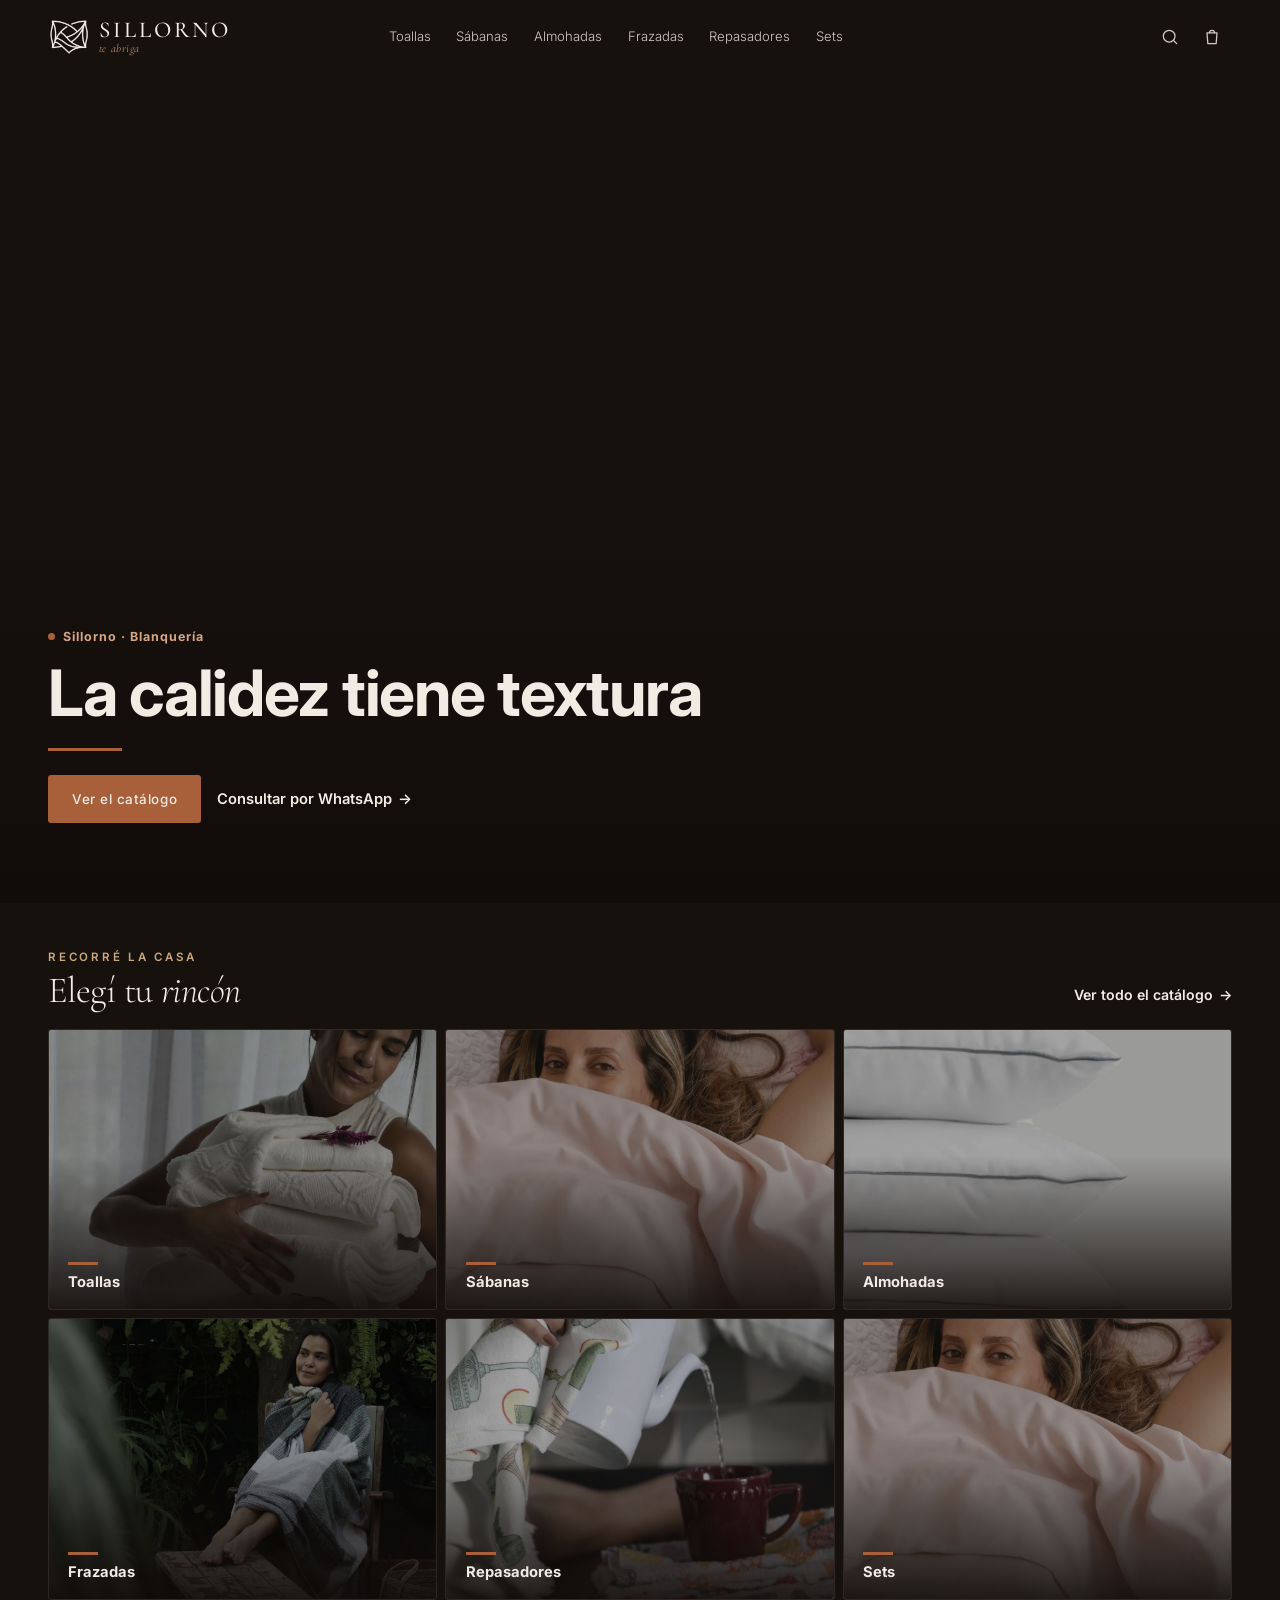
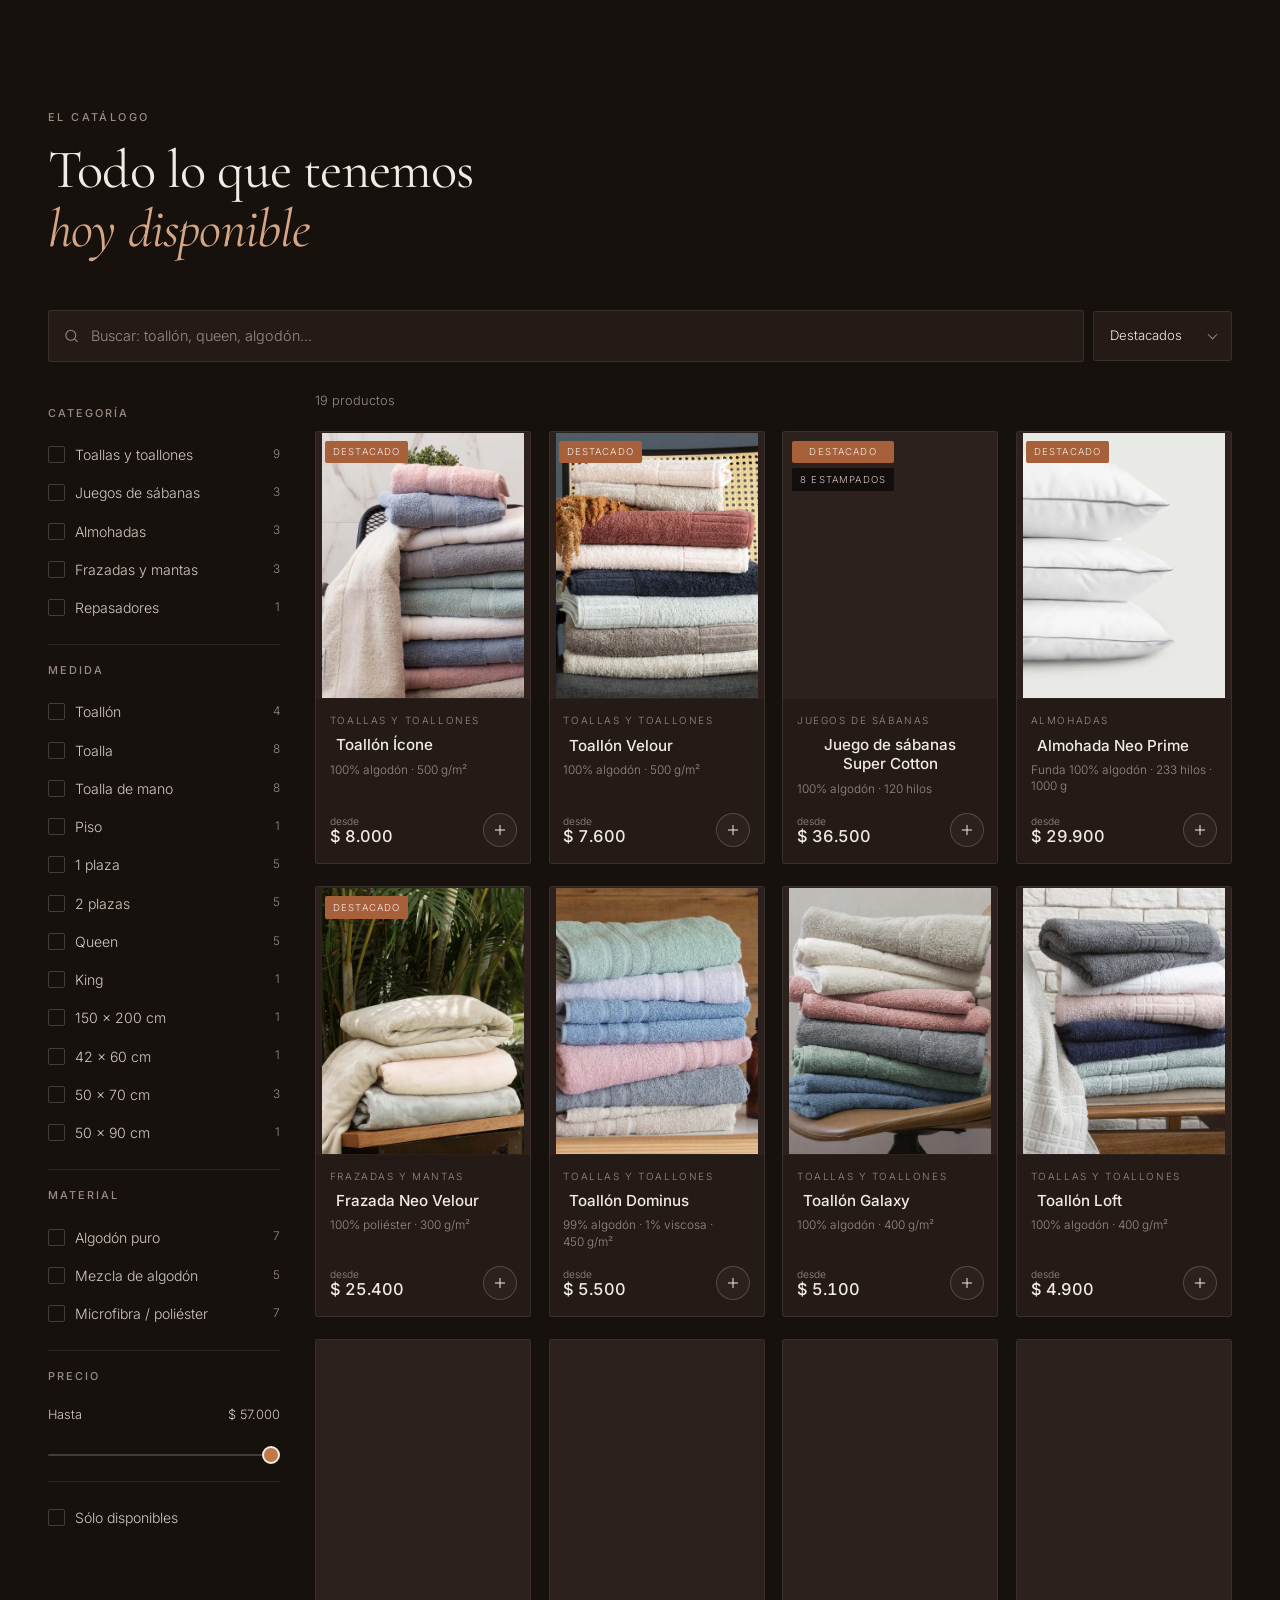
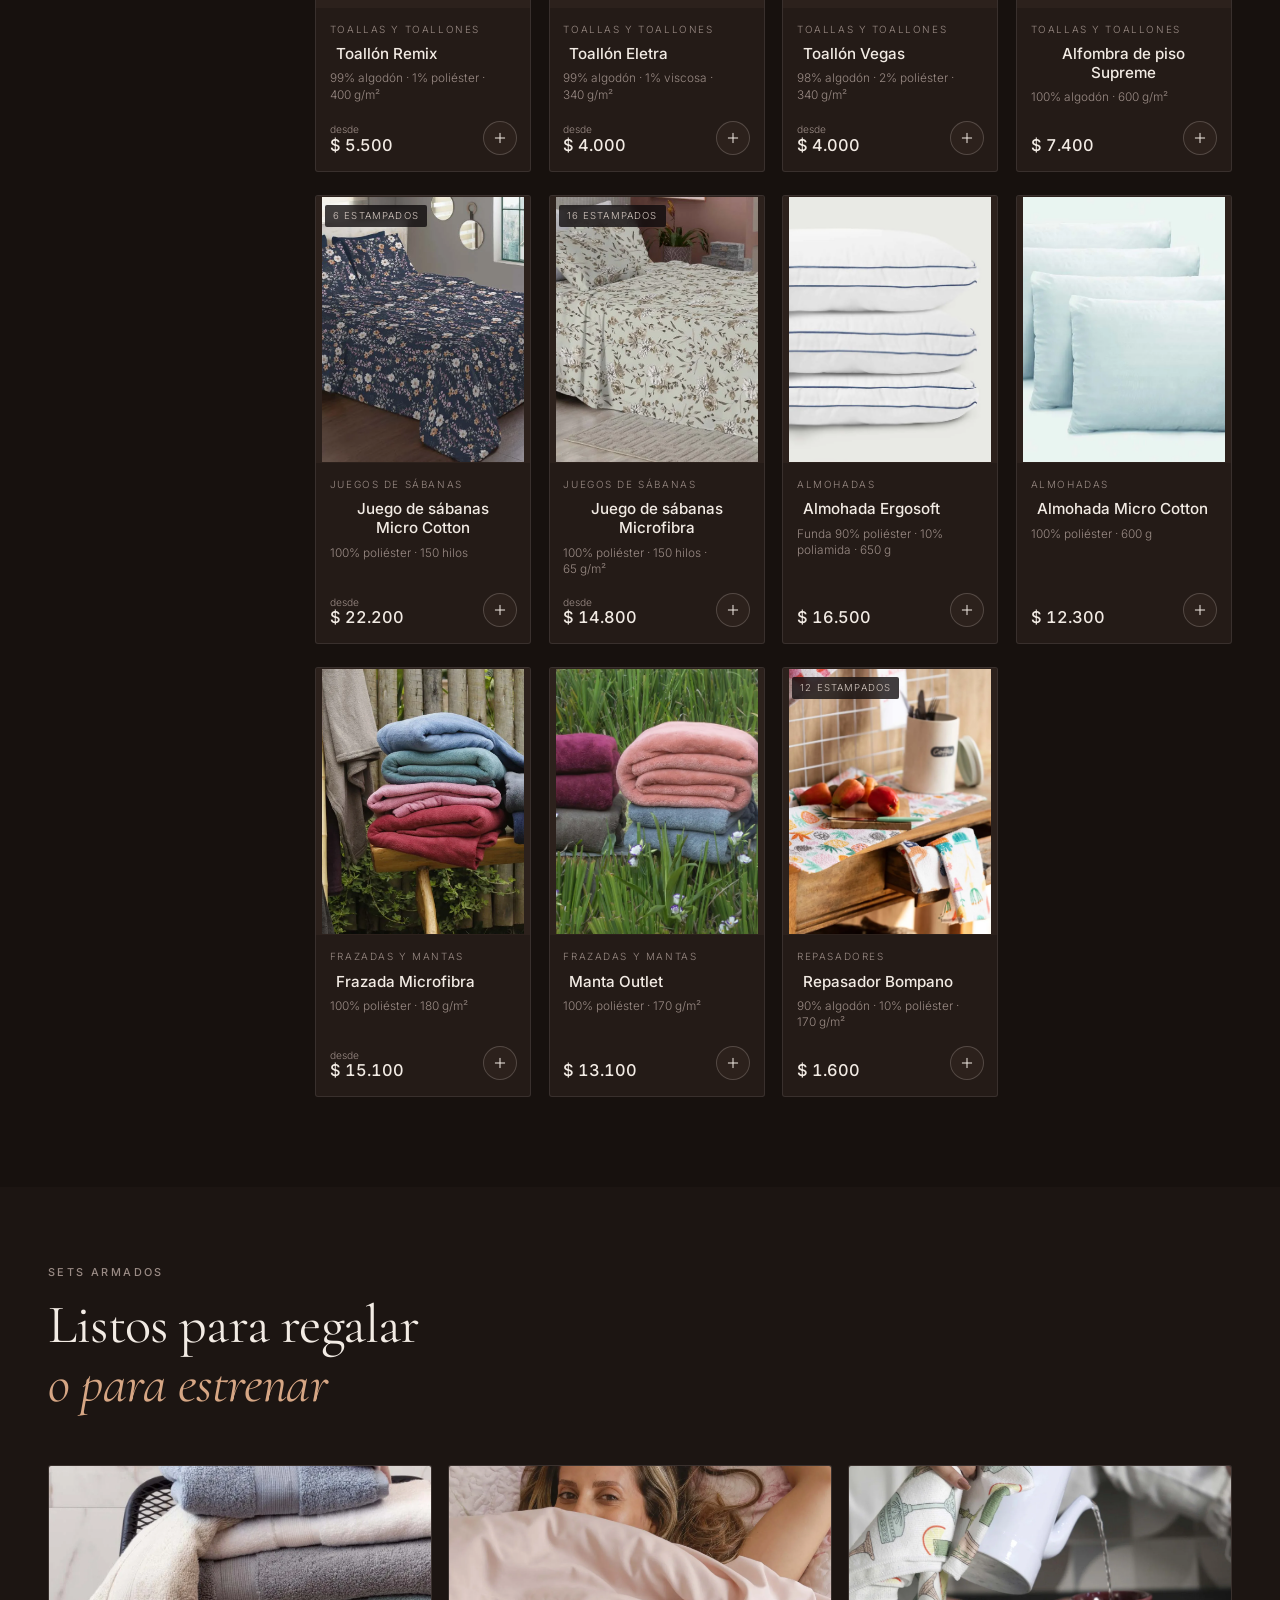
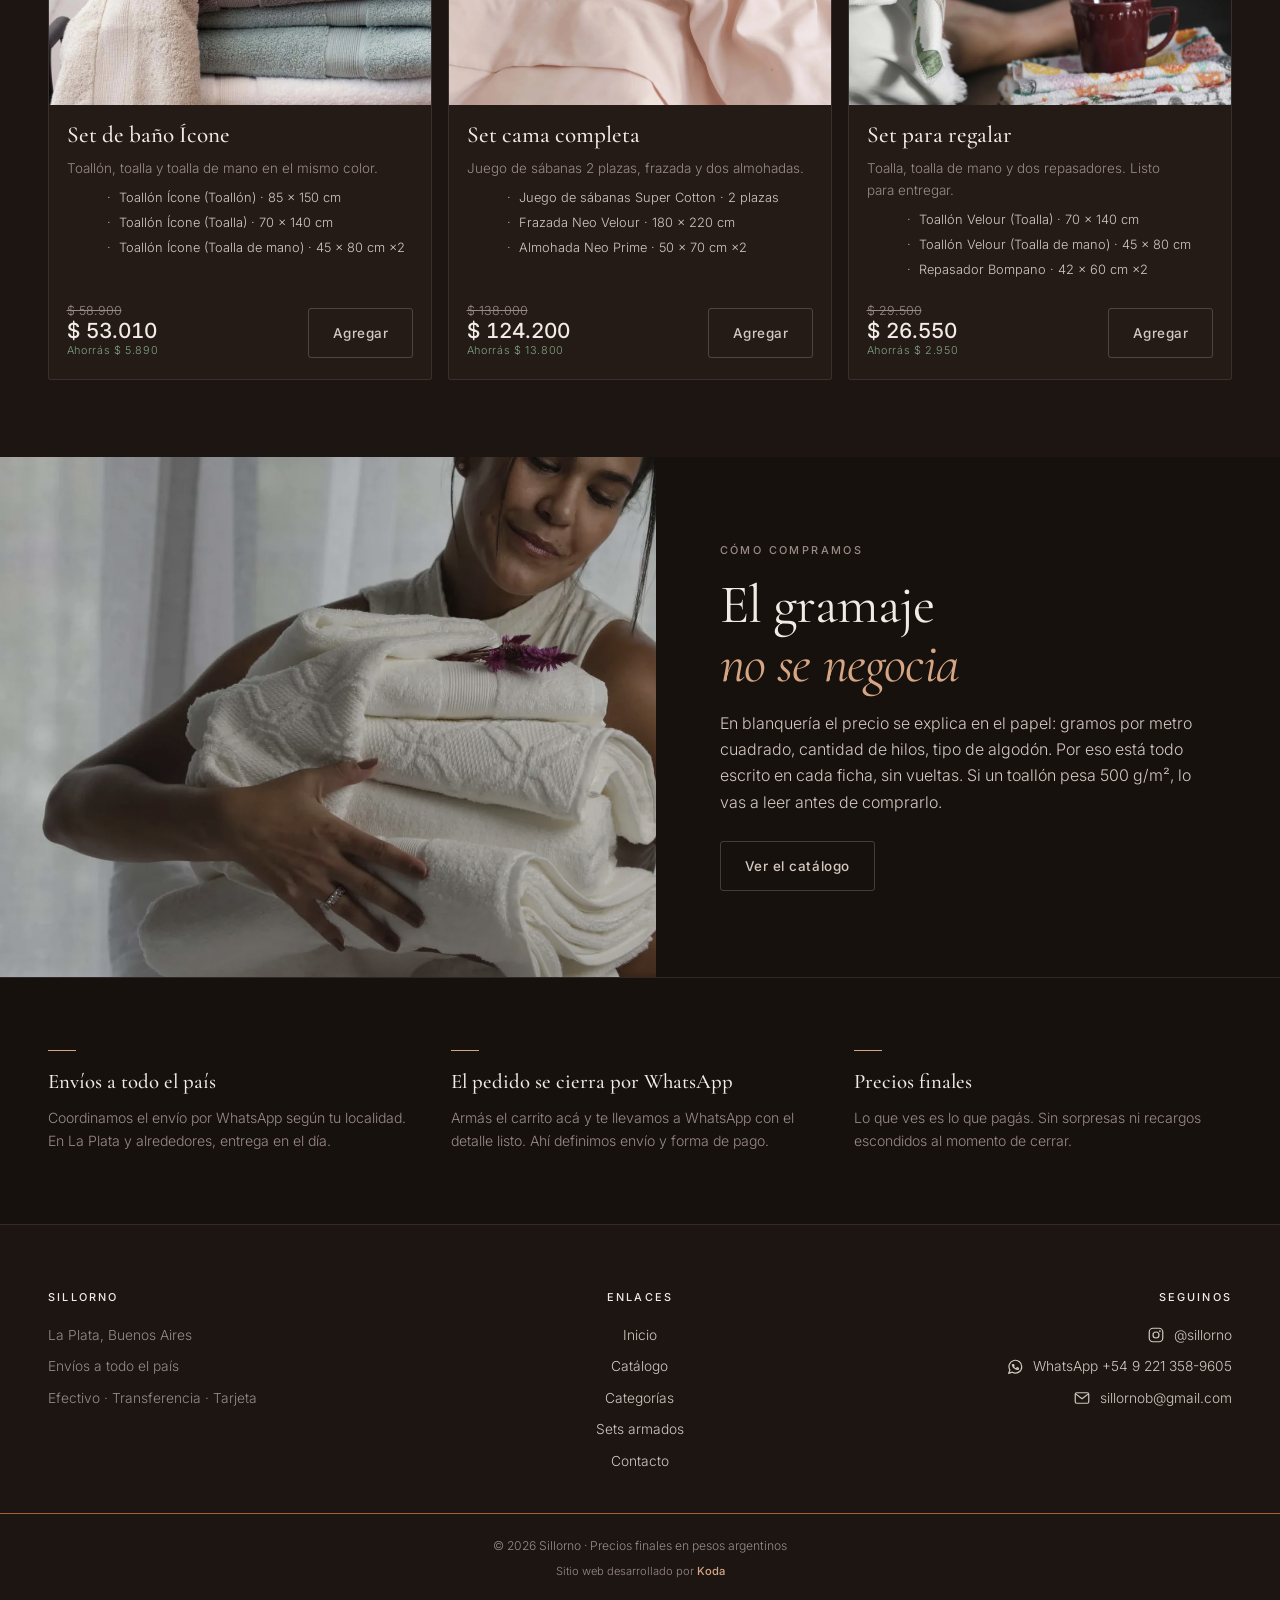
<file: index.html>
<!DOCTYPE html>
<html lang="es-AR">
<head>
<meta charset="utf-8">
<meta name="viewport" content="width=device-width, initial-scale=1, viewport-fit=cover">
<title>Sillorno — Blanquería premium · Toallas, sábanas, almohadas y frazadas</title>
<meta name="description" content="Blanquería de calidad con envíos a todo el país. Toallas y toallones de algodón, juegos de sábanas, almohadas, frazadas y repasadores. Precios finales, pedido por WhatsApp.">
<meta name="theme-color" content="#0D0A0B">

<meta property="og:type" content="website">
<meta property="og:url" content="https://sillorno-topaz.vercel.app/">
<meta property="og:title" content="Sillorno — Blanquería premium">
<meta property="og:description" content="Toallas, sábanas, almohadas y frazadas. Envíos a todo el país, pedido por WhatsApp.">
<meta property="og:image" content="https://sillorno-topaz.vercel.app/assets/img/og-image.jpg">
<meta property="og:image:width" content="1408">
<meta property="og:image:height" content="768">
<meta property="og:locale" content="es_AR">

<link rel="icon" href="assets/favicon.svg" type="image/svg+xml">
<link rel="preconnect" href="https://fonts.googleapis.com">
<link rel="preconnect" href="https://fonts.gstatic.com" crossorigin>
<link rel="stylesheet" href="https://fonts.googleapis.com/css2?family=Cormorant+Garamond:ital,wght@0,300;0,400;0,500;0,600;1,300;1,400&family=Inter:wght@300;400;500;600;700;800&display=swap">
<link rel="preload" as="image" href="assets/img/hero-mobile.webp?v=2" media="(max-width: 719px)" fetchpriority="high">
<link rel="preload" as="image" href="assets/img/hero-desktop.webp?v=2" media="(min-width: 720px)" fetchpriority="high">
<link rel="stylesheet" href="styles.css?v=20261103b">
</head>
<body>

<a class="skip-link" href="#catalogo">Ir al catálogo</a>

<!-- ==========================================================  HEADER  -->
<header class="header" data-header>
  <div class="header-inner">
    <button class="icon-btn header-burger" type="button" data-open-nav
            aria-label="Abrir menú de categorías" aria-expanded="false">
      <svg viewBox="0 0 24 24" aria-hidden="true"><path d="M3 6h18M3 12h18M3 18h18"/></svg>
    </button>

    <a class="brand" href="#top" aria-label="Sillorno, inicio">
      <span class="brand-mark">
        <img src="assets/img/logo-mark.png?v=1" alt="" width="287" height="287" decoding="async">
      </span>
      <span class="brand-txt">
        <span class="brand-word">Sillorno</span>
        <span class="brand-sub">te abriga</span>
      </span>
    </a>

    <nav class="header-nav" aria-label="Categorías">
      <a href="#catalogo" data-cat-link="toallas">Toallas</a>
      <a href="#catalogo" data-cat-link="sabanas">Sábanas</a>
      <a href="#catalogo" data-cat-link="almohadas">Almohadas</a>
      <a href="#catalogo" data-cat-link="frazadas">Frazadas</a>
      <a href="#catalogo" data-cat-link="repasadores">Repasadores</a>
      <a href="#combos">Sets</a>
    </nav>

    <div class="header-actions">
      <button class="icon-btn" type="button" data-focus-search aria-label="Buscar productos">
        <svg viewBox="0 0 24 24" aria-hidden="true"><circle cx="11" cy="11" r="7"/><path d="M20 20l-3.5-3.5"/></svg>
      </button>
      <button class="icon-btn cart-btn" type="button" data-open-cart aria-label="Ver mi pedido">
        <svg viewBox="0 0 24 24" aria-hidden="true"><path d="M6 7h12l-1 13H7L6 7z"/><path d="M9 7a3 3 0 0 1 6 0"/></svg>
        <span class="cart-badge" data-cart-count hidden>0</span>
      </button>
    </div>
  </div>
</header>

<!-- Menú de categorías en celular -->
<div class="navsheet" data-navsheet hidden>
  <nav aria-label="Categorías">
    <a href="#catalogo" data-cat-link="toallas">Toallas y toallones</a>
    <a href="#catalogo" data-cat-link="sabanas">Juegos de sábanas</a>
    <a href="#catalogo" data-cat-link="almohadas">Almohadas</a>
    <a href="#catalogo" data-cat-link="frazadas">Frazadas y mantas</a>
    <a href="#catalogo" data-cat-link="repasadores">Repasadores</a>
    <a href="#combos">Sets armados</a>
  </nav>
</div>

<main id="top">

  <!-- ==========================================================  HERO  -->
  <section class="hero">
    <div class="hero-media">
      <picture>
        <!-- Desktop: dormitorio de piedra con textiles grises (horizontal) -->
        <source media="(min-width: 720px)" srcset="assets/img/hero-desktop.webp?v=2">
        <!-- Celular: dormitorio de piedra con textiles grises (vertical) -->
        <img src="assets/img/hero-mobile.webp?v=2" alt="Dormitorio cálido vestido con blanquería de Sillorno" fetchpriority="high" decoding="async">
      </picture>
    </div>
    <div class="hero-veil" aria-hidden="true"></div>
    <div class="hero-inner">
      <p class="hero-kicker hero-el"><i class="hero-dot" aria-hidden="true"></i>Sillorno · Blanquería</p>
      <h1 class="hero-title hero-el">La calidez tiene textura</h1>
      <span class="hero-rule hero-el" aria-hidden="true"></span>
      <div class="hero-cta hero-el">
        <a class="btn btn-primary" href="#categorias">Ver el catálogo</a>
        <a class="hero-link" href="#" data-wa-general>Consultar por WhatsApp <span aria-hidden="true">→</span></a>
      </div>
    </div>
  </section>

  <!-- =====================================================  CATEGORÍAS  -->
  <section class="cats" id="categorias" aria-labelledby="cats-t">
    <div class="cats-head">
      <div class="cats-head-txt">
        <p class="overline">Recorré la casa</p>
        <h2 class="sec-title" id="cats-t">Elegí tu <em>rincón</em></h2>
      </div>
      <a class="cats-head-link" href="#catalogo" data-cat-all>Ver todo el catálogo <span aria-hidden="true">→</span></a>
    </div>
    <div class="cats-list" data-cats></div>
  </section>

  <!-- =======================================================  CATÁLOGO  -->
  <section class="catalogo" id="catalogo" aria-labelledby="cat-t">
    <div class="wrap">
      <header class="sec-head reveal">
        <p class="kicker">El catálogo</p>
        <h2 class="sec-title" id="cat-t">Todo lo que tenemos<br><em>hoy disponible</em></h2>
      </header>

      <!-- Barra de herramientas: buscar / ordenar / filtrar -->
      <div class="toolbar">
        <div class="search">
          <svg viewBox="0 0 24 24" aria-hidden="true"><circle cx="11" cy="11" r="7"/><path d="M20 20l-3.5-3.5"/></svg>
          <input type="search" id="q" data-search placeholder="Buscar: toallón, queen, algodón…"
                 autocomplete="off" aria-label="Buscar productos">
          <button type="button" class="search-clear" data-search-clear aria-label="Borrar búsqueda" hidden>&times;</button>
        </div>

        <button class="btn btn-line filters-btn" type="button" data-open-filters aria-expanded="false">
          <svg viewBox="0 0 24 24" aria-hidden="true"><path d="M3 6h18M6 12h12M10 18h4"/></svg>
          Filtros <span class="pill" data-filter-count hidden>0</span>
        </button>

        <label class="sortwrap">
          <span class="sr-only">Ordenar por</span>
          <select data-sort aria-label="Ordenar productos">
            <option value="destacados">Destacados</option>
            <option value="precio-asc">Menor precio</option>
            <option value="precio-desc">Mayor precio</option>
            <option value="nombre">Nombre A-Z</option>
          </select>
        </label>
      </div>

      <div class="catalogo-body">
        <!-- Filtros: barra lateral en desktop, hoja inferior en celular -->
        <aside class="filtros" data-filtros aria-label="Filtros">
          <div class="filtros-head">
            <h3>Filtros</h3>
            <button class="icon-btn" type="button" data-close-filters aria-label="Cerrar filtros">
              <svg viewBox="0 0 24 24" aria-hidden="true"><path d="M6 6l12 12M18 6L6 18"/></svg>
            </button>
          </div>
          <div class="filtros-body" data-filtros-body></div>
          <div class="filtros-foot">
            <button class="btn btn-line" type="button" data-clear-filters>Limpiar</button>
            <button class="btn btn-primary" type="button" data-apply-filters>Ver resultados</button>
          </div>
        </aside>

        <div class="resultados">
          <div class="resultados-head">
            <p class="count" data-count aria-live="polite"></p>
            <div class="chips" data-chips></div>
          </div>

          <div class="grid" data-grid></div>

          <div class="vacio" data-vacio hidden>
            <p class="vacio-title">No encontramos nada con esa búsqueda</p>
            <p>Probá con otra palabra o limpiá los filtros.</p>
            <button class="btn btn-line" type="button" data-clear-filters>Limpiar todo</button>
          </div>
        </div>
      </div>
    </div>
  </section>

  <!-- =========================================================  COMBOS  -->
  <section class="combos" id="combos" aria-labelledby="combos-t">
    <div class="wrap">
      <header class="sec-head reveal">
        <p class="kicker">Sets armados</p>
        <h2 class="sec-title" id="combos-t">Listos para regalar<br><em>o para estrenar</em></h2>
      </header>
      <div class="combos-row" data-combos></div>
    </div>
  </section>

  <!-- ===========================================  EDITORIAL / CONFIANZA -->
  <section class="editorial reveal">
    <div class="editorial-media">
      <img src="assets/img/lifestyle-bano.webp" alt="Toallones de algodón apilados" loading="lazy" decoding="async">
    </div>
    <div class="editorial-text">
      <p class="kicker">Cómo compramos</p>
      <h2 class="sec-title">El gramaje<br><em>no se negocia</em></h2>
      <p>
        En blanquería el precio se explica en el papel: gramos por metro
        cuadrado, cantidad de hilos, tipo de algodón. Por eso está todo escrito
        en cada ficha, sin vueltas. Si un toallón pesa 500 g/m², lo vas a leer
        antes de comprarlo.
      </p>
      <a class="btn btn-line" href="#catalogo">Ver el catálogo</a>
    </div>
  </section>

  <!-- ===========================================================  INFO  -->
  <section class="info" aria-labelledby="info-t">
    <div class="wrap">
      <h2 class="sr-only" id="info-t">Cómo comprar</h2>
      <div class="info-row" data-info></div>
    </div>
  </section>
</main>

<!-- ==========================================================  FOOTER  -->
<footer class="footer">
  <div class="wrap footer-inner">

    <div class="footer-col footer-col-marca">
      <h3>Sillorno</h3>
      <p>La Plata, Buenos Aires</p>
      <p>Envíos a todo el país</p>
      <p>Efectivo · Transferencia · Tarjeta</p>
    </div>

    <nav class="footer-col footer-col-medio" aria-label="Secciones del sitio">
      <h3>Enlaces</h3>
      <a href="#top">Inicio</a>
      <a href="#catalogo" data-cat-all>Catálogo</a>
      <a href="#categorias">Categorías</a>
      <a href="#combos">Sets armados</a>
      <a data-wa-general href="#">Contacto</a>
    </nav>

    <div class="footer-col footer-col-redes">
      <h3>Seguinos</h3>
      <a data-ig href="#" target="_blank" rel="noopener">
        <svg viewBox="0 0 24 24" aria-hidden="true">
          <rect x="3" y="3" width="18" height="18" rx="5"/>
          <circle cx="12" cy="12" r="4"/>
          <circle cx="17.2" cy="6.8" r="1.2" fill="currentColor" stroke="none"/>
        </svg>
        <span data-ig-visible>Instagram</span>
      </a>
      <a data-wa-general href="#">
        <svg viewBox="0 0 24 24" aria-hidden="true">
          <path d="M21 11.5a8.5 8.5 0 0 1-12.7 7.4L3.5 20.5l1.7-4.6A8.5 8.5 0 1 1 21 11.5z"/>
          <path d="M8.8 9.2c.3 2.6 2.4 4.7 5 5l1-1.4 1.9.8-.4 1.6c-2.9.5-6.8-2.6-7.9-6l1.6-.5.8 1.9-1 .6"/>
        </svg>
        <span>WhatsApp <span data-wa-visible></span></span>
      </a>
      <a data-mail href="#">
        <svg viewBox="0 0 24 24" aria-hidden="true">
          <rect x="3" y="5" width="18" height="14" rx="2"/>
          <path d="M3.5 6.5 12 13l8.5-6.5"/>
        </svg>
        <span data-mail-visible>Mail</span>
      </a>
    </div>

  </div>

  <div class="wrap footer-legal">
    <p>© <span data-year></span> Sillorno · Precios finales en pesos argentinos</p>
    <a class="footer-koda" href="https://kodagit.com" target="_blank" rel="noopener">
      Sitio web desarrollado por <span>Koda</span>
    </a>
  </div>
</footer>

<!-- ===============================================  FICHA DE PRODUCTO  -->
<dialog class="sheet" data-product-dialog aria-label="Detalle del producto">
  <div class="sheet-panel" data-product-panel></div>
</dialog>

<!-- =====================================================  CARRITO  -->
<dialog class="drawer" data-cart-dialog aria-label="Mi pedido">
  <div class="drawer-panel">
    <header class="drawer-head">
      <h2>Mi pedido</h2>
      <button class="icon-btn" type="button" data-close-cart aria-label="Cerrar el pedido">
        <svg viewBox="0 0 24 24" aria-hidden="true"><path d="M6 6l12 12M18 6L6 18"/></svg>
      </button>
    </header>
    <div class="drawer-body" data-cart-body></div>
    <footer class="drawer-foot" data-cart-foot hidden>
      <!-- Código de descuento -->
      <div class="cupon">
        <div class="cupon-fila">
          <input type="text" data-cupon placeholder="¿Tenés un código?"
                 autocomplete="off" autocapitalize="characters" spellcheck="false"
                 aria-label="Código de descuento">
          <button class="btn btn-line" type="button" data-cupon-aplicar>Aplicar</button>
        </div>
        <p class="cupon-msg" data-cupon-msg hidden></p>
      </div>

      <div class="drawer-total">
        <span>Total</span>
        <strong data-cart-total></strong>
      </div>
      <div class="drawer-total drawer-total-desc" data-linea-descuento hidden>
        <span data-desc-label>Descuento</span>
        <strong data-desc-monto></strong>
      </div>
      <div class="drawer-total drawer-total-final" data-linea-final hidden>
        <span>Total con descuento</span>
        <strong data-cart-final></strong>
      </div>
      <p class="drawer-note">El envío se coordina por WhatsApp según tu zona.</p>
      <button class="btn btn-primary btn-wa" type="button" data-checkout>
        <svg viewBox="0 0 24 24" aria-hidden="true" class="ico-wa"><path d="M12 2a10 10 0 0 0-8.6 15L2 22l5.2-1.4A10 10 0 1 0 12 2z"/></svg>
        Enviar pedido por WhatsApp
      </button>
    </footer>
  </div>
</dialog>

<div class="toast" data-toast role="status" aria-live="polite" hidden></div>

<noscript>
  <div class="noscript">
    Para ver el catálogo y armar tu pedido necesitás activar JavaScript.
    Si preferís, escribinos directo por WhatsApp al +54 9 221 358-9605.
  </div>
</noscript>

<script defer src="lib/anime.min.js"></script>
<script defer src="lib/manifest.js?v=20260809f"></script>
<script defer src="lib/supabase-config.js?v=20260809f"></script>
<script defer src="lib/data.js?v=20260809f"></script>
<script defer src="main.js?v=20261103c"></script>
</body>
</html>
</file>
<file: styles.css>
/* =============================================================================
   SILLORNO — hoja de estilos única
   1 Tokens · 2 Reset · 3 Utilidades · 4 Tipografía · 5 Componentes
   6 Header · 7 Hero · 8 Categorías · 9 Catálogo · 10 Ficha · 11 Carrito
   12 Combos · 13 Editorial e info · 14 Footer · 15 Animaciones · 16 Responsive
   ========================================================================== */

/* ============================================================  1. TOKENS  */
:root {
  /* Fondo: negro cálido con matiz vino. Nunca #000 puro. */
  --bg:        #17110E;
  --bg-2:      #1C1512;
  --bg-3:      #241B17;
  --bg-4:      #2C211C;

  /* Texto: crema, nunca blanco puro sobre oscuro */
  --cream:     #F2EBE4;
  --cream-2:   #D4C8C0;
  --cream-3:   #9A8B85;

  /* Acento: terracota, el mismo tono que la foto del hero */
  --wine-deep: #4A2A18;
  --wine:      #A8603A;
  --wine-lift: #C17847;
  --wine-soft: #D6A684;

  --gold:      #C9A87C;
  --ok:        #7FA37F;
  --warn:      #C9A15B;

  /* Alias del acento del hero — mismo color que --wine, se usan por separado
     porque nacieron en el mockup del hero antes de unificar la paleta. */
  --rust:      var(--wine);
  --rust-soft: var(--wine-soft);

  --line:      rgba(242, 235, 228, .10);
  --line-2:    rgba(242, 235, 228, .20);

  --serif: "Cormorant Garamond", Georgia, "Times New Roman", serif;
  --sans:  "Inter", -apple-system, BlinkMacSystemFont, "Segoe UI", Roboto, sans-serif;

  --ease-out:  cubic-bezier(0.16, 1, 0.3, 1);
  --ease-soft: cubic-bezier(0.25, 0.46, 0.45, 0.94);

  --wrap: 1320px;
  --pad: clamp(1.15rem, 4vw, 3rem);
  --header-h: 62px;
  --radius: 3px;

  /* Le avisa al navegador que el sitio es oscuro: así las barras de scroll,
     los desplegables nativos y los diálogos usan sus colores oscuros. */
  color-scheme: dark;
}

/* =============================================================  2. RESET  */
*, *::before, *::after { box-sizing: border-box; margin: 0; }

html {
  overflow-x: clip;
  scroll-behavior: smooth;
  -webkit-text-size-adjust: 100%;
}
@media (prefers-reduced-motion: reduce) { html { scroll-behavior: auto; } }

body {
  background: var(--bg);
  color: var(--cream);
  font-family: var(--sans);
  font-size: 16px;
  font-weight: 300;
  line-height: 1.65;
  overflow-x: clip;
  -webkit-font-smoothing: antialiased;
  text-rendering: optimizeLegibility;
}

img, svg, video { display: block; max-width: 100%; }
img { height: auto; }

/* El atributo hidden tiene que ganarle a cualquier display que pongamos abajo */
[hidden] { display: none !important; }
button { font: inherit; color: inherit; cursor: pointer; border: 0; background: none; }
a { color: inherit; text-decoration: none; }
input, select, textarea { font: inherit; color: inherit; }
p { text-wrap: pretty; }

svg { fill: none; stroke: currentColor; stroke-width: 1.5; stroke-linecap: round; stroke-linejoin: round; }

::selection { background: var(--wine); color: var(--cream); }

:focus-visible {
  outline: 2px solid var(--wine-soft);
  outline-offset: 3px;
  border-radius: 2px;
}

/* =========================================================  3. UTILIDADES */
.wrap { width: 100%; max-width: var(--wrap); margin-inline: auto; padding-inline: var(--pad); }

.sr-only {
  position: absolute; width: 1px; height: 1px; padding: 0;
  margin: -1px; overflow: hidden; clip: rect(0 0 0 0); white-space: nowrap; border: 0;
}

.skip-link {
  position: fixed; top: -100px; left: 1rem; z-index: 999;
  padding: .7rem 1.1rem; background: var(--cream); color: var(--bg);
  font-weight: 500; border-radius: var(--radius);
}
.skip-link:focus { top: 1rem; }

.noscript {
  padding: 1.5rem; margin: 1rem; text-align: center;
  border: 1px solid var(--line-2); background: var(--bg-3);
}

/* ========================================================  4. TIPOGRAFÍA  */
.kicker {
  font-size: .68rem; font-weight: 500; letter-spacing: .22em;
  text-transform: uppercase; color: var(--cream-3);
}

.sec-head { margin-bottom: clamp(2rem, 4vw, 3.2rem); }
.sec-head .kicker { margin-bottom: .9rem; }

.sec-title {
  font-family: var(--serif);
  font-weight: 400;
  font-size: clamp(2rem, 4.6vw, 3.4rem);
  line-height: 1.08;
  letter-spacing: -0.015em;
  text-wrap: balance;
}
.sec-title em { font-style: italic; color: var(--wine-soft); }

/* ======================================================  5. COMPONENTES  */
.btn {
  display: inline-flex; align-items: center; justify-content: center; gap: .55rem;
  padding: .82rem 1.5rem;
  font-size: .84rem; font-weight: 500; letter-spacing: .04em;
  border-radius: var(--radius);
  transition: background .35s var(--ease-out), color .35s var(--ease-out),
              border-color .35s var(--ease-out), transform .35s var(--ease-out);
  text-align: center;
}
.btn:active { transform: scale(.985); }

.btn-primary { background: var(--wine); color: var(--cream); }
.btn-primary:hover { background: var(--wine-lift); }

.btn-ghost { border: 1px solid var(--line-2); color: var(--cream); backdrop-filter: blur(6px); }
.btn-ghost:hover { background: rgba(242, 235, 228, .09); border-color: var(--cream-3); }

.btn-line { border: 1px solid var(--line-2); color: var(--cream-2); }
.btn-line:hover { border-color: var(--cream-3); color: var(--cream); background: var(--bg-4); }

.btn:disabled { opacity: .4; cursor: not-allowed; }
.btn:disabled:active { transform: none; }

.btn-wa { width: 100%; padding-block: 1rem; }
.ico-wa { width: 18px; height: 18px; }

.icon-btn {
  display: inline-grid; place-items: center;
  width: 40px; height: 40px; border-radius: 50%;
  color: var(--cream-2);
  transition: background .3s var(--ease-out), color .3s var(--ease-out);
}
.icon-btn:hover { background: var(--bg-4); color: var(--cream); }
.icon-btn svg { width: 20px; height: 20px; }

.pill {
  display: inline-grid; place-items: center; min-width: 18px; height: 18px;
  padding-inline: 5px; border-radius: 999px;
  background: var(--wine); color: var(--cream);
  font-size: .65rem; font-weight: 600;
}

.tag {
  display: inline-block; padding: .2rem .55rem;
  font-size: .64rem; letter-spacing: .1em; text-transform: uppercase;
  border: 1px solid var(--line-2); color: var(--cream-3); border-radius: 2px;
}

/* Puntos de color de cada producto */
.dots { display: flex; gap: 5px; flex-wrap: wrap; }
.dots i {
  width: 13px; height: 13px; border-radius: 50%;
  border: 1px solid rgba(242, 235, 228, .3);
  display: block;
}

/* Swatches de color clickeables (cambian la foto de la ficha) */
.swatches { display: flex; gap: .6rem; flex-wrap: wrap; }
.swatch {
  position: relative; width: 30px; height: 30px; border-radius: 50%;
  background: var(--sw, #888);
  border: 1px solid rgba(242, 235, 228, .35);
  cursor: pointer; padding: 0;
  transition: transform .25s var(--ease-out), box-shadow .25s var(--ease-out);
}
.swatch:hover { transform: scale(1.08); }
/* Un color que tiene foto propia muestra un puntito para invitar a tocarlo */
.swatch.has-foto::after {
  content: ""; position: absolute; inset: auto 2px 2px auto;
  width: 7px; height: 7px; border-radius: 50%;
  background: var(--cream); box-shadow: 0 0 0 1.5px var(--bg-2);
}
.swatch.is-active {
  box-shadow: 0 0 0 2px var(--bg-2), 0 0 0 4px var(--wine-soft);
}
.swatch.is-active::after { background: var(--wine-soft); }

/* Indicador de stock */
.stock { display: inline-flex; align-items: center; gap: .4rem; font-size: .74rem; color: var(--cream-3); }
.stock::before { content: ""; width: 6px; height: 6px; border-radius: 50%; background: var(--ok); }
.stock.is-agotado::before { background: var(--cream-3); }

/* Últimas unidades: se destaca como etiqueta para meter urgencia de compra */
.stock.is-ultimas {
  padding: .22rem .55rem;
  border-radius: 2px;
  background: var(--wine);
  color: var(--cream);
  font-weight: 600;
  letter-spacing: .03em;
  text-transform: uppercase;
  font-size: .66rem;
}
.stock.is-ultimas::before { display: none; }

/* ============================================================  6. HEADER */
.header {
  position: sticky; top: 0; z-index: 100;
  isolation: isolate;   /* fuerza su propio contexto de apilado: nada de
                           atrás (como la lista de filtros al scrollear)
                           puede terminar pintado por encima del header */
  background: transparent;
  backdrop-filter: none;
  -webkit-backdrop-filter: none;
  border-bottom: 1px solid transparent;
  transition: background .4s var(--ease-out), border-color .4s var(--ease-out),
              backdrop-filter .4s var(--ease-out);
}
.header.is-stuck {
  /* Sólido, sin transparencia: con alpha (aunque sea .96) más blur, en
     algunos navegadores el contenido que scrollea atrás (los filtros del
     catálogo) puede alcanzar a verse un instante durante el scroll rápido. */
  background: rgb(13, 10, 11);
  backdrop-filter: blur(16px) saturate(140%);
  -webkit-backdrop-filter: blur(16px) saturate(140%);
  border-bottom-color: var(--line);
}
/* En celular el header NUNCA es transparente, ni siquiera sobre el hero
   (a diferencia de desktop, donde sí se pidió ese efecto). */
@media (max-width: 719px) {
  .header {
    background: rgb(13, 10, 11);
    backdrop-filter: blur(16px) saturate(140%);
    -webkit-backdrop-filter: blur(16px) saturate(140%);
    border-bottom-color: var(--line);
  }
}

.header-inner {
  max-width: var(--wrap); margin-inline: auto;
  padding-inline: var(--pad);
  min-height: var(--header-h);
  display: flex; align-items: center; gap: .5rem;
}

.brand { display: flex; align-items: center; gap: .55rem; line-height: 1; margin-right: auto; }
/* El logo nuevo es un ícono de línea en crema: flota directo sobre el
   header, sin el chip circular que necesitaba la ilustración vieja. */
.brand-mark {
  flex: 0 0 auto; width: 42px; height: 42px;
  display: grid; place-items: center;
}
.brand-mark img { width: 100%; height: 100%; object-fit: contain; }
.brand-txt { display: flex; flex-direction: column; }
.brand-word {
  font-family: var(--serif); font-size: 1.42rem; font-weight: 500;
  letter-spacing: .13em; text-transform: uppercase;
}
.brand-sub {
  font-family: var(--serif); font-style: italic;
  font-size: .72rem; letter-spacing: .05em; text-transform: none;
  color: var(--wine-soft); margin-top: 1px;
}

.header-nav { display: none; gap: 1.6rem; margin-inline: auto; }
.header-nav a {
  position: relative; font-size: .82rem; color: var(--cream-2);
  padding-block: .4rem; transition: color .3s var(--ease-out);
}
.header-nav a::after {
  content: ""; position: absolute; left: 0; bottom: 0;
  width: 100%; height: 1px; background: var(--wine-soft);
  transform: scaleX(0); transform-origin: right;
  transition: transform .4s var(--ease-out);
}
.header-nav a:hover { color: var(--cream); }
.header-nav a:hover::after { transform: scaleX(1); transform-origin: left; }

.header-actions { display: flex; align-items: center; gap: .15rem; }
.header-burger { margin-left: -8px; }

.cart-btn { position: relative; }
.cart-badge {
  position: absolute; top: 2px; right: 1px;
  min-width: 17px; height: 17px; padding-inline: 4px;
  display: grid; place-items: center; border-radius: 999px;
  background: var(--wine); color: var(--cream);
  font-size: .62rem; font-weight: 600; line-height: 1;
}

/* Menú desplegable de categorías (celular) */
.navsheet {
  position: fixed; inset: var(--header-h) 0 auto 0; z-index: 99;
  background: var(--bg-2); border-bottom: 1px solid var(--line);
  transform: translateY(-8px); opacity: 0; pointer-events: none;
  transition: opacity .3s var(--ease-out), transform .3s var(--ease-out);
}
.navsheet.is-open { transform: none; opacity: 1; pointer-events: auto; }
.navsheet nav { display: flex; flex-direction: column; padding: .5rem var(--pad) 1.2rem; }
.navsheet a {
  padding: .85rem 0; border-bottom: 1px solid var(--line);
  font-size: .95rem; color: var(--cream-2);
}
.navsheet a:last-child { border-bottom: 0; }

/* ==============================================================  7. HERO */
.hero {
  position: relative;
  /* El header es transparente arriba de todo: para que se vea la foto (y no
     el fondo negro de la página) detrás suyo, el hero sube y ocupa también
     el espacio que reserva el header en el flujo normal. */
  margin-top: calc(-1 * var(--header-h));
  /* En celular, 100svh a secas: que cubra la pantalla entera siempre, sin
     importar si el navegador muestra u oculta la barra de direcciones. */
  min-height: 100svh;
  display: flex; align-items: flex-end;
  padding: 0 0 clamp(2.5rem, 7vw, 5rem);
  overflow: hidden;
}
/* A partir de acá (tablet/desktop) el hero vuelve a dejar el pequeño aire
   de siempre debajo, como en el diseño original. */
@media (min-width: 720px) {
  .hero { min-height: calc(88svh + var(--header-h)); }
}
.hero-media { position: absolute; inset: 0; }
.hero-media img {
  width: 100%; height: 100%; object-fit: cover; object-position: 50% 24%;
  filter: brightness(1.14) saturate(.94) contrast(1.04);
}
/* A partir de acá entra la foto de desktop (ver el <source> en el HTML) */
@media (min-width: 720px) {
  .hero-media img { object-position: 44% 28%; }
}

.hero-veil {
  position: absolute; inset: 0;
  background: linear-gradient(180deg, transparent 0%, transparent 56%, rgba(16, 11, 9, .82) 100%);
}
/* En celular el texto queda más abajo y sobre una zona más clara de la
   foto: el velo tiene que ser más fuerte para que siga leyéndose bien. */
@media (max-width: 719px) {
  .hero-veil {
    background:
      linear-gradient(180deg, rgba(10, 7, 6, .25) 0%, transparent 22%, transparent 42%, rgba(10, 7, 6, .95) 100%),
      linear-gradient(90deg, rgba(10, 7, 6, .45) 0%, transparent 55%);
  }
}

.hero-inner {
  position: relative;
  width: 100%; max-width: var(--wrap); margin-inline: auto;
  padding-inline: var(--pad);
}
.hero-kicker {
  display: inline-flex; align-items: center; gap: .5rem;
  font-family: var(--sans); font-size: .78rem; font-weight: 700;
  letter-spacing: .08em; color: var(--rust-soft);
}
.hero-dot { width: 7px; height: 7px; border-radius: 50%; background: var(--rust); flex: none; }
.hero-title {
  font-family: var(--sans); font-weight: 700;
  font-size: clamp(2.2rem, 6.4vw, 4rem);
  line-height: 1.06; letter-spacing: -0.02em;
  margin: .7rem 0 0; max-width: 16ch;
}
.hero-rule {
  display: block; width: 74px; height: 3px; margin: 1.3rem 0 1.5rem;
  background: var(--rust);
}
.hero-sub {
  max-width: 44ch; color: var(--cream-2);
  font-size: clamp(.95rem, 1.5vw, 1.08rem);
}
/* En celular los dos botones van apilados; en desktop, botón + link en fila */
.hero-cta { display: grid; gap: 1rem; max-width: 300px; align-items: center; }
@media (min-width: 540px) {
  .hero-cta { display: flex; flex-wrap: wrap; max-width: none; }
}
.hero-link {
  font-family: var(--sans); font-size: .92rem; font-weight: 600; color: var(--cream);
  display: inline-flex; align-items: center; gap: .4rem;
  transition: color .3s var(--ease-out);
}
.hero-link:hover { color: var(--rust-soft); }
.hero-link span { transition: transform .3s var(--ease-out); }
.hero-link:hover span { transform: translateX(3px); }

/* ========================================================  8. CATEGORÍAS */
.cats {
  position: relative; z-index: 2;
  padding-block: clamp(1.8rem, 5vw, 2.8rem);
  scroll-margin-top: var(--header-h);
}
/* Encabezado "Recorré la casa / Elegí tu rincón" */
.cats-head {
  padding-inline: var(--pad); max-width: var(--wrap); margin-inline: auto;
  margin-bottom: 1.1rem;
}
.cats-head .overline {
  font-family: var(--sans); font-size: .72rem; font-weight: 600;
  letter-spacing: .24em; text-transform: uppercase; color: var(--gold);
  margin-bottom: .35rem;
}
.cats-head .sec-title {
  font-family: var(--serif); font-size: clamp(1.7rem, 6vw, 2.3rem);
  font-weight: 300; line-height: 1.05; color: var(--cream);
}
.cats-head .sec-title em { font-style: italic; color: var(--cream); }
.cats-head-link { display: none; }

/* Categorías como banners horizontales apilados (foto + título + subtítulo) */
.cats-list {
  display: flex; flex-direction: column; gap: .8rem;
  padding-inline: var(--pad); max-width: var(--wrap); margin-inline: auto;
}
.cat-banner {
  position: relative; display: block; width: 100%;
  height: clamp(110px, 30vw, 150px);
  border-radius: var(--radius); overflow: hidden;
  border: 1px solid var(--line);
  transition: border-color .4s var(--ease-out);
}
.cat-banner img {
  position: absolute; inset: 0; width: 100%; height: 100%;
  object-fit: cover; filter: saturate(.85) brightness(.66);
  transition: transform .8s var(--ease-out), filter .5s var(--ease-out);
}
.cat-banner::after {
  content: ""; position: absolute; inset: 0;
  background: linear-gradient(90deg, rgba(13,10,11,.9) 0%, rgba(13,10,11,.55) 42%, rgba(13,10,11,.1) 100%);
}
.cat-banner-txt {
  position: absolute; z-index: 2; left: clamp(1rem, 5vw, 1.5rem);
  top: 50%; transform: translateY(-50%); text-align: left;
}
.cat-banner-name {
  display: block; font-family: var(--serif);
  font-size: clamp(1.5rem, 6vw, 1.9rem); font-weight: 500;
  color: var(--cream); line-height: 1.05;
}
/* Subtítulo de categoría desactivado: en el banner mobile se pidió mostrar
   solo el nombre. Queda el dato en el manifest por si se quiere reactivar. */
.cat-banner-sub { display: none; }
.cat-banner:hover { border-color: var(--line-2); }
.cat-banner:hover img { transform: scale(1.05); filter: saturate(1) brightness(.72); }
.cat-banner.is-active { border-color: var(--gold); }
.cat-banner.is-active img { filter: saturate(1) brightness(.78); }

/* DESKTOP (≥720px): seis tarjetas parejas (5 categorías + Sets) en una
   grilla de 3x2, todas del mismo tamaño. "Ver todo" deja de ser un tile y
   pasa a ser un link junto al título. */
@media (min-width: 720px) {
  .cats-head {
    display: flex; align-items: flex-end; justify-content: space-between; gap: 1rem;
  }
  .cats-head-link {
    display: inline-flex; align-items: center; gap: .4rem;
    font-family: var(--sans); font-size: .88rem; font-weight: 600; color: var(--cream);
    white-space: nowrap; padding-bottom: .3rem;
    transition: color .3s var(--ease-out);
  }
  .cats-head-link span { transition: transform .3s var(--ease-out); }
  .cats-head-link:hover { color: var(--rust-soft); }
  .cats-head-link:hover span { transform: translateX(3px); }

  .cats-list {
    display: grid;
    grid-template-columns: repeat(3, 1fr);
    grid-template-rows: repeat(2, clamp(220px, 22vw, 300px));
    gap: .5rem;
  }
  .cat-banner { height: auto; }
  .cat-banner::after { background: linear-gradient(180deg, transparent 45%, rgba(16, 11, 9, .88) 100%); }
  .cat-banner-txt { left: 0; right: 0; top: auto; bottom: 0; transform: none; padding: 1.1rem 1.2rem; }
  .cat-banner-txt::before {
    content: ""; display: block; width: 30px; height: 3px; margin-bottom: .55rem;
    background: var(--rust);
  }
  .cat-banner-name {
    font-family: var(--sans); font-size: .92rem; font-weight: 700; line-height: 1.2;
  }
  .cat-banner-sub { display: none; }
  .cat-banner.is-active { border-color: var(--wine-soft); }

  /* El tile "Ver todo" se reemplaza por el link de arriba */
  .cat-all { display: none; }
}

/* ==========================================================  9. CATÁLOGO */
.catalogo { padding-block: clamp(2rem, 5vw, 4rem) clamp(3rem, 7vw, 6rem); scroll-margin-top: var(--header-h); }

.toolbar {
  display: grid; grid-template-columns: 1fr auto; gap: .6rem;
  align-items: center; margin-bottom: 1.6rem;
}

.search { position: relative; grid-column: 1 / -1; }
.search svg {
  position: absolute; left: .95rem; top: 50%; transform: translateY(-50%);
  width: 17px; height: 17px; color: var(--cream-3); pointer-events: none;
}
.search input {
  width: 100%; padding: .82rem 2.6rem;
  background: var(--bg-3); border: 1px solid var(--line);
  border-radius: var(--radius); font-size: .9rem; font-weight: 300;
  transition: border-color .3s var(--ease-out), background .3s var(--ease-out);
}
.search input::placeholder { color: var(--cream-3); }
.search input:focus { outline: none; border-color: var(--wine-soft); background: var(--bg-4); }
.search input::-webkit-search-cancel-button { display: none; }
.search-clear {
  position: absolute; right: .5rem; top: 50%; transform: translateY(-50%);
  width: 30px; height: 30px; border-radius: 50%; font-size: 1.3rem; line-height: 1;
  color: var(--cream-3);
}
.search-clear:hover { color: var(--cream); background: var(--bg-4); }

.filters-btn { padding-block: .8rem; }
.filters-btn svg { width: 16px; height: 16px; }

.sortwrap { position: relative; }
.sortwrap select {
  appearance: none; -webkit-appearance: none;
  padding: .82rem 2.3rem .82rem 1rem;
  background: var(--bg-3); border: 1px solid var(--line);
  border-radius: var(--radius); font-size: .82rem; cursor: pointer;
  width: 100%;
}
.sortwrap::after {
  content: ""; position: absolute; right: 1rem; top: 50%;
  width: 7px; height: 7px; border-right: 1.5px solid var(--cream-3);
  border-bottom: 1.5px solid var(--cream-3);
  transform: translateY(-70%) rotate(45deg); pointer-events: none;
}
.sortwrap select:focus { outline: none; border-color: var(--wine-soft); }
.sortwrap option { background: var(--bg-3); color: var(--cream); }

.catalogo-body { display: block; }

/* --- Filtros --- */
.filtros {
  position: fixed; inset: auto 0 0 0; z-index: 130;
  max-height: 86svh; display: flex; flex-direction: column;
  background: var(--bg-2); border-top: 1px solid var(--line-2);
  border-radius: 14px 14px 0 0;
  transform: translateY(101%);
  transition: transform .42s var(--ease-out);
  visibility: hidden;
}
.filtros.is-open { transform: none; visibility: visible; }

.filtros-head {
  display: flex; align-items: center; justify-content: space-between;
  padding: 1rem var(--pad) .7rem; border-bottom: 1px solid var(--line);
}
.filtros-head h3 { font-family: var(--serif); font-size: 1.4rem; font-weight: 500; }
.filtros-body { flex: 1; overflow-y: auto; padding: .5rem var(--pad) 1rem; }
.filtros-foot {
  display: flex; gap: .6rem; padding: .9rem var(--pad);
  padding-bottom: max(.9rem, env(safe-area-inset-bottom));
  border-top: 1px solid var(--line); background: var(--bg-2);
}
.filtros-foot .btn { flex: 1; }

.fgroup { padding-block: 1.1rem; border-bottom: 1px solid var(--line); }
.fgroup:last-child { border-bottom: 0; }
.fgroup h4 {
  font-size: .68rem; font-weight: 500; letter-spacing: .18em;
  text-transform: uppercase; color: var(--cream-3); margin-bottom: .85rem;
}
.fopts { display: flex; flex-direction: column; gap: .1rem; }

.fopt {
  display: flex; align-items: center; gap: .65rem;
  padding: .42rem 0; cursor: pointer; font-size: .88rem; color: var(--cream-2);
  transition: color .25s var(--ease-out);
}
.fopt:hover { color: var(--cream); }
.fopt input { position: absolute; opacity: 0; width: 0; height: 0; }
.fopt .box {
  flex: 0 0 auto; width: 17px; height: 17px; border-radius: 2px;
  border: 1px solid var(--line-2); display: grid; place-items: center;
  transition: background .25s var(--ease-out), border-color .25s var(--ease-out);
}
.fopt .box::after {
  content: ""; width: 9px; height: 5px;
  border-left: 1.7px solid var(--cream); border-bottom: 1.7px solid var(--cream);
  transform: rotate(-45deg) scale(0); transform-origin: center;
  transition: transform .25s var(--ease-out); margin-top: -2px;
}
.fopt input:checked + .box { background: var(--wine); border-color: var(--wine); }
.fopt input:checked + .box::after { transform: rotate(-45deg) scale(1); }
.fopt input:focus-visible + .box { outline: 2px solid var(--wine-soft); outline-offset: 2px; }
.fopt .n { margin-left: auto; font-size: .74rem; color: var(--cream-3); }

/* Rango de precio */
.frange { padding-top: .3rem; }
.frange-val {
  display: flex; justify-content: space-between;
  font-size: .8rem; color: var(--cream-2); margin-bottom: .7rem;
}
.frange input[type="range"] {
  width: 100%; appearance: none; -webkit-appearance: none;
  height: 2px; background: var(--line-2); border-radius: 2px; cursor: pointer;
}
.frange input[type="range"]::-webkit-slider-thumb {
  -webkit-appearance: none; width: 18px; height: 18px; border-radius: 50%;
  background: var(--wine-lift); border: 2px solid var(--cream); cursor: pointer;
}
.frange input[type="range"]::-moz-range-thumb {
  width: 16px; height: 16px; border-radius: 50%;
  background: var(--wine-lift); border: 2px solid var(--cream); cursor: pointer;
}

/* --- Resultados --- */
.resultados-head {
  display: flex; flex-wrap: wrap; align-items: center; gap: .6rem;
  margin-bottom: 1.1rem; min-height: 26px;
}
.count { font-size: .8rem; color: var(--cream-3); }
.chips { display: flex; flex-wrap: wrap; gap: .4rem; }
.chip {
  display: inline-flex; align-items: center; gap: .4rem;
  padding: .3rem .6rem; border-radius: 999px;
  background: var(--bg-4); border: 1px solid var(--line);
  font-size: .74rem; color: var(--cream-2);
  transition: border-color .25s var(--ease-out);
}
.chip:hover { border-color: var(--cream-3); }
.chip span { font-size: 1rem; line-height: .6; }

.grid {
  display: grid;
  grid-template-columns: repeat(2, minmax(0, 1fr));
  gap: clamp(.7rem, 2vw, 1.4rem) clamp(.7rem, 1.6vw, 1.1rem);
}

.card {
  position: relative; display: flex; flex-direction: column;
  background: var(--bg-3); border: 1px solid var(--line);
  border-radius: var(--radius); overflow: hidden;
  text-align: left; width: 100%;
  transition: border-color .4s var(--ease-out), transform .4s var(--ease-out),
              box-shadow .4s var(--ease-out);
}
.card::after {
  content: ""; position: absolute; inset: 0; pointer-events: none;
  box-shadow: inset 0 -70px 60px -60px rgba(168, 96, 58, 0);
  transition: box-shadow .5s var(--ease-out);
}
.card:hover { border-color: var(--line-2); transform: translateY(-4px); box-shadow: 0 18px 40px -22px rgba(0, 0, 0, .9); }
.card:hover::after { box-shadow: inset 0 -70px 60px -60px rgba(168, 96, 58, .55); }

.card-media { position: relative; aspect-ratio: 4 / 5; overflow: hidden; background: var(--bg-4); }
.card-media img {
  width: 100%; height: 100%; object-fit: cover;
  transition: transform .8s var(--ease-out), filter .5s var(--ease-out);
}
.card:hover .card-media img { transform: scale(1.06); filter: saturate(1.08); }

.card-flags { position: absolute; top: .55rem; left: .55rem; display: flex; flex-direction: column; gap: .3rem; }
.flag {
  padding: .22rem .5rem; font-size: .6rem; letter-spacing: .12em;
  text-transform: uppercase; border-radius: 2px;
  background: rgba(13, 10, 11, .78); color: var(--cream-2);
  backdrop-filter: blur(4px);
}
.flag.is-wine { background: var(--wine); color: var(--cream); }

.card-body { padding: .8rem .85rem 1rem; display: flex; flex-direction: column; flex: 1; gap: .38rem; }
.card-cat { font-size: .62rem; letter-spacing: .16em; text-transform: uppercase; color: var(--cream-3); }
.card-name { font-size: .95rem; font-weight: 500; line-height: 1.25; }
.card-spec { font-size: .74rem; color: var(--cream-3); line-height: 1.4; }
.card-foot { margin-top: auto; padding-top: .6rem; display: flex; align-items: flex-end; justify-content: space-between; gap: .5rem; }
.card-price { display: flex; flex-direction: column; line-height: 1.2; }
.card-price small { font-size: .64rem; color: var(--cream-3); }
.card-price strong { font-size: 1.02rem; font-weight: 500; font-variant-numeric: tabular-nums; }

.card-add {
  flex: 0 0 auto; width: 34px; height: 34px; border-radius: 50%;
  display: grid; place-items: center;
  background: var(--bg-4); border: 1px solid var(--line-2); color: var(--cream);
  transition: background .3s var(--ease-out), border-color .3s var(--ease-out), transform .3s var(--ease-out);
}
.card-add svg { width: 16px; height: 16px; }
.card-add:hover { background: var(--wine); border-color: var(--wine); transform: scale(1.08); }

.card.is-hidden { display: none; }

.vacio { padding: 3.5rem 1rem; text-align: center; color: var(--cream-3); }
.vacio-title { font-family: var(--serif); font-size: 1.5rem; color: var(--cream); margin-bottom: .4rem; }
.vacio .btn { margin-top: 1.2rem; }

/* ==========================================  10. FICHA DE PRODUCTO (dialog) */
.sheet, .drawer {
  padding: 0; border: 0; background: transparent;
  /* Sin esto el navegador pinta el texto del diálogo en negro:
     los <dialog> no heredan el color del body. */
  color: var(--cream);
  max-width: 100%; max-height: 100%;
  width: 100%; height: 100%;
  opacity: 0; transition: opacity .3s var(--ease-out);
  overflow: hidden;
}
.sheet[open], .drawer[open] { display: flex; }
.sheet.is-open, .drawer.is-open { opacity: 1; }
.sheet::backdrop, .drawer::backdrop { background: rgba(6, 4, 5, .72); backdrop-filter: blur(3px); }

.sheet { align-items: flex-end; justify-content: center; }
.sheet-panel {
  /* En celular va con alto fijo: con sólo max-height el panel terminaba donde
     terminaba el contenido y por debajo se veía el catálogo a través del
     fondo semitransparente. */
  width: 100%; height: 92svh; max-height: 92svh; overflow-y: auto;
  background: var(--bg-2); border-top: 1px solid var(--line-2);
  border-radius: 14px 14px 0 0;
  transform: translateY(28px);
  transition: transform .42s var(--ease-out);
  overscroll-behavior: contain;
}
.sheet.is-open .sheet-panel { transform: none; }

.pd-close { position: absolute; top: .6rem; right: .6rem; z-index: 3; background: rgba(13, 10, 11, .6); }
.pd { position: relative; }
.pd-media {
  position: relative; width: 100%; aspect-ratio: 4 / 5; max-height: 46dvh;
  background: var(--bg-4); touch-action: pan-y;
  overflow: hidden;   /* la foto provisoria va agrandada apenas: que no se salga */
}
.pd-media img {
  width: 100%; height: 100%; object-fit: cover;
  transition: opacity .28s var(--ease-out), filter .45s var(--ease-out), transform .6s var(--ease-out);
}
/* Mientras baja la foto grande se ve la miniatura de la misma foto,
   desenfocada; al llegar la grande se enfoca y se acomoda (ver main.js). */
.pd-media img.is-borroso { filter: blur(14px); transform: scale(1.06); }
/* Sin nada para mostrar todavía: un brillo suave que avisa que está cargando */
.pd-media.is-cargando::before {
  content: ""; position: absolute; inset: 0;
  background: linear-gradient(100deg, transparent 30%, rgba(242, 235, 228, .07) 50%, transparent 70%);
  background-size: 250% 100%;
  animation: pd-cargando 1.2s linear infinite;
}
@keyframes pd-cargando {
  from { background-position: 100% 0; }
  to   { background-position: -150% 0; }
}

/* Frazadas y mantas: las tres fotos ya son 4/5 exacto. El problema era el
   marco, que en pantallas bajas se achica con max-height y deja de ser 4/5
   — ahí cualquier recorte queda mal. Sólo para estos productos, el marco
   respeta su proporción real en vez de la altura disponible. */
.pd[data-pd-id="frazada-velour"] .pd-media,
.pd[data-pd-id="frazada-microfibra"] .pd-media,
.pd[data-pd-id="manta-outlet"] .pd-media {
  aspect-ratio: 4 / 5;
  max-height: none;
  height: auto;
}

/* Overlay sobre el borde inferior de la foto: el selector de color. Va
   encima y no dentro del flujo, así queda a la vista sin scrollear y no le
   come alto a la foto ni al resto de la ficha. */
.pd-overlay {
  position: absolute;
  left: 0; right: 0; bottom: 0;
  display: flex; flex-direction: column; gap: .65rem;
  padding: 3rem .9rem .85rem;
  background: linear-gradient(to top, rgba(6, 4, 5, .82), transparent);
}
.pd-overlay:empty { display: none; }

/* Flechitas de la galería general (más de una foto para el producto) */
.pd-arrow {
  position: absolute; top: 50%; transform: translateY(-50%);
  width: 34px; height: 34px; border-radius: 50%; padding: 0;
  display: grid; place-items: center;
  background: rgba(13, 10, 11, .55); color: var(--cream);
  transition: background .2s var(--ease-out);
}
.pd-arrow svg { width: 18px; height: 18px; }
.pd-arrow:hover { background: rgba(13, 10, 11, .75); }
.pd-arrow-prev { left: .6rem; }
.pd-arrow-next { right: .6rem; }

.pd-count {
  position: absolute; top: .6rem; left: .6rem;
  padding: .28rem .6rem; border-radius: 999px;
  background: rgba(13, 10, 11, .6); color: var(--cream);
  font-size: .7rem; font-variant-numeric: tabular-nums;
}

.pd-colors h4 {
  font-size: .64rem; font-weight: 500; letter-spacing: .14em;
  text-transform: uppercase; color: var(--cream-2); margin-bottom: .5rem;
}
.pd-colors .swatch { width: 36px; height: 36px; }

.pd-body { padding: 1.2rem var(--pad) 1.6rem; display: flex; flex-direction: column; gap: 1rem; }
.pd-cat { font-size: .64rem; letter-spacing: .18em; text-transform: uppercase; color: var(--cream-3); }
.pd-name { font-family: var(--serif); font-size: clamp(1.7rem, 5vw, 2.4rem); font-weight: 500; line-height: 1.1; }
.pd-desc { color: var(--cream-2); font-size: .92rem; }

.pd-price { display: flex; align-items: baseline; gap: .6rem; }
.pd-price strong { font-size: 1.75rem; font-weight: 500; font-variant-numeric: tabular-nums; }
.pd-price small { font-size: .78rem; color: var(--cream-3); }

.pd-block h4 {
  font-size: .68rem; font-weight: 500; letter-spacing: .18em;
  text-transform: uppercase; color: var(--cream-3); margin-bottom: .6rem;
}

/* Medidas en una fila, cada una con su precio. Antes eran cajas apiladas
   a todo el ancho y empujaban los estampados muy abajo. --cols lo pone
   main.js según cuántas medidas hay (4 medidas = 2 × 2 en el celular). */
.opts {
  display: grid; gap: .45rem;
  grid-template-columns: repeat(var(--cols, 3), minmax(0, 1fr));
}
.opt {
  min-height: 3.2rem; padding: .55rem .45rem;
  border: 1px solid var(--line-2); border-radius: var(--radius);
  color: var(--cream-2); text-align: center; line-height: 1.25;
  transition: border-color .3s var(--ease-out), background .3s var(--ease-out), color .3s var(--ease-out);
}
.opt-med {
  display: block; font-size: .84rem;
  white-space: nowrap; overflow: hidden; text-overflow: ellipsis;
}
.opt small {
  display: block; margin-top: 3px;
  font-size: .7rem; color: var(--cream-3); font-variant-numeric: tabular-nums;
}
.opt:hover:not(:disabled) { border-color: var(--cream-3); color: var(--cream); }
.opt.is-active { border-color: var(--wine-soft); background: rgba(168, 96, 58, .22); color: var(--cream); }
.opt.is-active small { color: var(--cream-2); }
.opt:disabled { opacity: .35; cursor: not-allowed; }
.opt:disabled .opt-med { text-decoration: line-through; }

/* Lo que trae la medida elegida (en sábanas: plana, ajustable y fundas) */
.opt-detalle { margin-top: .6rem; font-size: .8rem; line-height: 1.45; color: var(--cream-2); }
/* Una sola medida: no hay nada que elegir, va como texto */
.opt-unica { font-size: .92rem; color: var(--cream); }
.opt-unica span { color: var(--cream-3); }

/* Cuando cambia el precio o el detalle, un movimiento corto que avisa */
@keyframes pd-tick {
  from { opacity: .3; transform: translateY(6px); }
  to   { opacity: 1;  transform: none; }
}
.pd-tick { animation: pd-tick .34s var(--ease-out); }

/* Estampados: tira de miniaturas pegada abajo de la foto, para ver juntos
   lo que se toca y lo que cambia. En celu se desliza de costado de borde a
   borde (con snap); en compu es una grilla debajo de la foto. */
.pd-est { padding: 1rem var(--pad) .1rem; }
.pd-est-head {
  display: flex; align-items: baseline; justify-content: space-between; gap: .8rem;
  margin-bottom: .55rem;
}
.pd-est h4 {
  font-size: .68rem; font-weight: 500; letter-spacing: .18em;
  text-transform: uppercase; color: var(--cream-3);
}
.pd-est h4 span { color: var(--cream); }
.pd-est-n { font-size: .72rem; color: var(--cream-3); white-space: nowrap; }

.pattern-scroll { position: relative; margin-inline: calc(-1 * var(--pad)); }
.pattern-grid {
  display: flex; gap: .5rem; overflow-x: auto;
  scroll-snap-type: x proximity; scrollbar-width: none;
  /* 3px arriba y abajo: que no se corte el borde del elegido */
  padding: 3px var(--pad);
  scroll-padding-inline: var(--pad);
}
.pattern-grid::-webkit-scrollbar { display: none; }
.pattern {
  position: relative; flex: 0 0 72px; aspect-ratio: 1; padding: 0;
  border-radius: 3px; overflow: hidden;
  border: 1px solid var(--line); scroll-snap-align: start;
  transition: border-color .3s var(--ease-out);
}
.pattern img { width: 100%; height: 100%; object-fit: cover; }
.pattern:hover { border-color: var(--cream-3); }
.pattern.is-active { border-color: var(--wine-soft); }
.pattern.is-active::after {
  content: ""; position: absolute; inset: 0;
  border: 2px solid var(--wine-soft); border-radius: 3px;
}

/* Flechita que avisa "hay más estampados": se esconde sola al llegar al
   final de la fila (ver watchPatternHint en main.js). */
.pattern-hint {
  position: absolute; top: 0; right: 0; bottom: 0; width: 46px;
  display: flex; align-items: center; justify-content: flex-end;
  padding-right: .2rem;
  background: linear-gradient(90deg, transparent, var(--bg-2) 60%);
  pointer-events: none;
  transition: opacity .25s var(--ease-out);
}
.pattern-hint svg {
  width: 16px; height: 16px; color: var(--cream-2);
  fill: none; stroke: currentColor; stroke-width: 2; stroke-linecap: round; stroke-linejoin: round;
}

.specs { display: flex; flex-wrap: wrap; gap: .4rem; }

.pd-actions {
  position: sticky; bottom: 0; z-index: 2;
  padding-block: .8rem .9rem;
  padding-bottom: max(.9rem, env(safe-area-inset-bottom));
  /* Antes era un degradado que arrancaba transparente: los botones de medida
     se veían a través y parecía que la barra los cortaba al medio. Ahora es
     opaca, con una sombra que difumina el corte contra lo que scrollea. */
  background: var(--bg-2);
  border-top: 1px solid var(--line);
  box-shadow: 0 -16px 22px -12px var(--bg-2);
}
.pd-actions-row { display: flex; gap: .6rem; align-items: stretch; }
.qty { display: flex; align-items: center; border: 1px solid var(--line-2); border-radius: var(--radius); }
.qty button { width: 40px; height: 100%; display: grid; place-items: center; color: var(--cream-2); font-size: 1.1rem; }
.qty button:hover { color: var(--cream); background: var(--bg-4); }
.qty output { display: inline-block; min-width: 30px; text-align: center; font-size: .95rem; font-variant-numeric: tabular-nums; }
.pd-actions-row .btn-primary { flex: 1; }

/* =====================================================  11. CARRITO  */
.drawer { align-items: stretch; justify-content: flex-end; }
.drawer-panel {
  width: 100%; height: 100%; display: flex; flex-direction: column;
  background: var(--bg-2); border-left: 1px solid var(--line);
  transform: translateX(24px);
  transition: transform .42s var(--ease-out);
}
.drawer.is-open .drawer-panel { transform: none; }

.drawer-head {
  display: flex; align-items: center; justify-content: space-between;
  padding: 1rem var(--pad); border-bottom: 1px solid var(--line);
}
.drawer-head h2 { font-family: var(--serif); font-size: 1.5rem; font-weight: 500; }
.drawer-body { flex: 1; overflow-y: auto; padding: .6rem var(--pad) 1rem; overscroll-behavior: contain; }
.drawer-foot {
  padding: 1rem var(--pad);
  padding-bottom: max(1rem, env(safe-area-inset-bottom));
  border-top: 1px solid var(--line); background: var(--bg-2);
}
.drawer-total { display: flex; justify-content: space-between; align-items: baseline; margin-bottom: .3rem; }
.drawer-total span { font-size: .8rem; letter-spacing: .1em; text-transform: uppercase; color: var(--cream-3); }
.drawer-total strong { font-size: 1.5rem; font-weight: 500; font-variant-numeric: tabular-nums; }
.drawer-note { font-size: .74rem; color: var(--cream-3); margin-bottom: .9rem; }

.citem { display: grid; grid-template-columns: 66px 1fr; gap: .8rem; padding: .9rem 0; border-bottom: 1px solid var(--line); }
.citem:last-child { border-bottom: 0; }
.citem-media { aspect-ratio: 4 / 5; border-radius: 2px; overflow: hidden; background: var(--bg-4); }
.citem-media img { width: 100%; height: 100%; object-fit: cover; }
.citem-name { font-size: .88rem; font-weight: 500; line-height: 1.3; }
.citem-var { font-size: .74rem; color: var(--cream-3); margin-top: 2px; }
.citem-foot { display: flex; align-items: center; justify-content: space-between; gap: .5rem; margin-top: .55rem; }
.citem-price { font-size: .92rem; font-variant-numeric: tabular-nums; }
.citem .qty button { width: 30px; height: 30px; font-size: 1rem; }
.citem .qty output { min-width: 24px; font-size: .85rem; }
.citem-del { font-size: .72rem; color: var(--cream-3); text-decoration: underline; text-underline-offset: 3px; }
.citem-del:hover { color: var(--wine-soft); }

.cart-empty { padding: 3.5rem 1rem; text-align: center; color: var(--cream-3); }
.cart-empty p:first-child { font-family: var(--serif); font-size: 1.4rem; color: var(--cream); margin-bottom: .4rem; }

/* ===========================================================  12. COMBOS */
.combos { padding-block: clamp(2.5rem, 6vw, 5rem); background: var(--bg-2); scroll-margin-top: var(--header-h); }
.combos-row { display: grid; gap: 1rem; grid-template-columns: 1fr; }

.combo {
  display: flex; flex-direction: column;
  background: var(--bg-3); border: 1px solid var(--line);
  border-radius: var(--radius); overflow: hidden;
  transition: border-color .4s var(--ease-out), transform .4s var(--ease-out);
}
.combo:hover { border-color: var(--line-2); transform: translateY(-3px); }
.combo-media { aspect-ratio: 16 / 10; overflow: hidden; }
.combo-media img { width: 100%; height: 100%; object-fit: cover; transition: transform .8s var(--ease-out); }
.combo:hover .combo-media img { transform: scale(1.05); }
.combo-body { padding: 1.1rem 1.1rem 1.3rem; display: flex; flex-direction: column; gap: .5rem; flex: 1; }
.combo-name { font-family: var(--serif); font-size: 1.45rem; font-weight: 500; line-height: 1.15; }
.combo-desc { font-size: .84rem; color: var(--cream-3); }
.combo-list { display: flex; flex-direction: column; gap: .25rem; font-size: .8rem; color: var(--cream-2); }
.combo-list li { display: flex; align-items: center; flex-wrap: wrap; gap: .5rem; }
.combo-list li::before { content: "·"; color: var(--wine-soft); }
.combo-swatches { display: inline-flex; gap: .3rem; flex-wrap: wrap; }
.combo-swatches .swatch { width: 16px; height: 16px; }
.combo-swatches .swatch.is-active { box-shadow: 0 0 0 1.5px var(--bg-2), 0 0 0 3px var(--wine-soft); }
.combo-foot { margin-top: auto; padding-top: .9rem; display: flex; align-items: flex-end; justify-content: space-between; gap: .8rem; }
.combo-price { display: flex; flex-direction: column; line-height: 1.25; }
.combo-price s { font-size: .78rem; color: var(--cream-3); }
.combo-price strong { font-size: 1.3rem; font-weight: 500; font-variant-numeric: tabular-nums; }
.combo-save { font-size: .68rem; color: var(--ok); letter-spacing: .06em; }

/* ==================================================  13. EDITORIAL + INFO */
.editorial {
  display: grid; grid-template-columns: 1fr; gap: 0;
  align-items: center;
}
.editorial-media { aspect-ratio: 16 / 10; overflow: hidden; }
.editorial-media img { width: 100%; height: 100%; object-fit: cover; filter: saturate(.9) brightness(.88); }
.editorial-text {
  padding: clamp(2rem, 6vw, 4.5rem) var(--pad);
  display: flex; flex-direction: column; gap: 1rem; align-items: flex-start;
}
.editorial-text p:not(.kicker) { color: var(--cream-2); max-width: 52ch; }
.editorial-text .btn { margin-top: .6rem; }
/* "El gramaje no se negocia": el dueño la pidió sacar sólo en celular. */
@media (max-width: 719px) { .editorial { display: none; } }

.info { padding-block: clamp(2.5rem, 6vw, 4.5rem); border-top: 1px solid var(--line); }
.info-row { display: grid; gap: 1.8rem; grid-template-columns: 1fr; }
.info-item h3 { font-family: var(--serif); font-size: 1.3rem; font-weight: 500; margin-bottom: .4rem; }
.info-item p { font-size: .88rem; color: var(--cream-3); }
.info-item::before {
  content: ""; display: block; width: 28px; height: 1px;
  background: var(--wine-soft); margin-bottom: .9rem;
}

/* ===========================================================  14. FOOTER */
.footer { border-top: 1px solid var(--line); background: var(--bg-2); padding-top: clamp(2.5rem, 5vw, 4rem); }

/* Tres columnas: marca y datos, enlaces, redes. En celular se apilan.
   En desktop la del medio se centra y la de redes se alinea a la derecha,
   así el pie queda balanceado de punta a punta. */
.footer-inner {
  display: grid; gap: 2.4rem; grid-template-columns: 1fr;
  padding-bottom: 2.5rem;
}

.footer-col { display: flex; flex-direction: column; gap: .55rem; align-items: flex-start; }
.footer-col h3 {
  font-size: .68rem; font-weight: 500; letter-spacing: .2em;
  text-transform: uppercase; color: var(--cream); margin-bottom: .5rem;
}
.footer-col p { font-size: .86rem; color: var(--cream-3); }
.footer-col a {
  font-size: .86rem; color: var(--cream-2);
  transition: color .3s var(--ease-out);
  display: inline-flex; align-items: center; gap: .55rem;
}
.footer-col a:hover { color: var(--wine-soft); }

/* Los íconos de las redes */
.footer-col-redes svg {
  width: 18px; height: 18px; flex: none;
  fill: none; stroke: currentColor; stroke-width: 1.6;
  stroke-linecap: round; stroke-linejoin: round;
}

/* Barra final: línea de acento, copyright y la firma del estudio */
.footer-legal {
  padding-block: 1.4rem;
  border-top: 1px solid var(--wine);
  display: flex; flex-direction: column; align-items: center; gap: .35rem;
  text-align: center;
}
.footer-legal p { font-size: .76rem; color: var(--cream-3); }
.footer-koda {
  font-size: .7rem; color: var(--cream-3);
  transition: color .3s var(--ease-out);
}
.footer-koda span { color: var(--wine-soft); font-weight: 500; }
.footer-koda:hover { color: var(--cream-2); }

@media (min-width: 720px) {
  /* minmax(0,...) y no 1fr a secas: si no, la columna con el texto más largo
     se estira y las tres quedan desparejas. */
  .footer-inner { grid-template-columns: repeat(3, minmax(0, 1fr)); gap: 3rem; }
  .footer-col-medio { align-items: center; }
  .footer-col-redes { align-items: flex-end; }
}

/* ======================================================  15. ANIMACIONES */
.reveal { opacity: 0; transform: translateY(26px); }
.reveal.is-in { opacity: 1; transform: none; transition: opacity .8s var(--ease-out), transform .8s var(--ease-out); }
/* Red de seguridad: si un elemento combina reveal con texto partido, que se vea igual */
.reveal[data-split] { opacity: 1; transform: none; }

.hero-el { opacity: 0; transform: translateY(20px); }
.is-ready .hero-el { animation: heroIn .9s var(--ease-out) forwards; }
.is-ready .hero-el:nth-child(1) { animation-delay: .10s; }
.is-ready .hero-el:nth-child(2) { animation-delay: .18s; }
.is-ready .hero-el:nth-child(3) { animation-delay: .28s; }
.is-ready .hero-el:nth-child(4) { animation-delay: .38s; }
.is-ready .hero-el:nth-child(5) { animation-delay: .48s; }
@keyframes heroIn { to { opacity: 1; transform: none; } }

.toast {
  position: fixed; left: 50%; bottom: 1.5rem; z-index: 200;
  transform: translate(-50%, 20px); opacity: 0;
  padding: .8rem 1.2rem; border-radius: var(--radius);
  background: var(--cream); color: var(--bg);
  font-size: .84rem; font-weight: 500;
  box-shadow: 0 18px 40px -18px rgba(0, 0, 0, .8);
  transition: opacity .3s var(--ease-out), transform .3s var(--ease-out);
  pointer-events: none; max-width: calc(100vw - 2rem); text-align: center;
}
.toast.is-in { opacity: 1; transform: translate(-50%, 0); }

body.is-locked { overflow: hidden; }

/* Sólo se frenan los efectos intrusivos, no las microinteracciones */
@media (prefers-reduced-motion: reduce) {
  .hero-meta .dot { animation: none; }
  .pd-tick { animation: none; }
  .pd-media.is-cargando::before { animation: none; }
  .pd-media img.is-borroso { transform: none; }
}

/* ======================================================  16. RESPONSIVE  */
@media (min-width: 540px) {
  .grid { grid-template-columns: repeat(2, minmax(0, 1fr)); }
  .info-row { grid-template-columns: repeat(3, 1fr); gap: 1.6rem; }
  .toolbar { grid-template-columns: 1fr auto auto; }
  .search { grid-column: 1; }
}

@media (min-width: 720px) {
  :root { --header-h: 74px; }
  .grid { grid-template-columns: repeat(3, minmax(0, 1fr)); }
  .combos-row { grid-template-columns: repeat(3, 1fr); }
  /* El footer define sus columnas en su propia sección (busca .footer-inner
     más arriba). Antes había acá un 1.4fr para la columna de la marca, del
     pie viejo, y le ganaba por venir después. */
  .pattern-scroll { margin-inline: 0; }
  .pattern-grid {
    display: grid; grid-template-columns: repeat(6, 1fr);
    overflow-x: visible; padding: 3px 0;
  }
  .pattern { flex: initial; }
  .pattern-hint { display: none; }
  /* En pantalla grande entran las seis en una sola fila */
  .cats-row { grid-template-columns: repeat(6, minmax(0, 1fr)); gap: .8rem; }
  .cat-tile span { font-size: .8rem; padding: .7rem .8rem; }
  .cat-tile.is-all span { font-size: .78rem; padding: 0; }

  .sheet { align-items: center; padding: 2rem; }
  .sheet-panel {
    max-width: 1000px; border-radius: var(--radius);
    border: 1px solid var(--line-2);
    /* En compu el panel se ajusta al contenido; el alto fijo es sólo para
       celular, donde tiene que cubrir la pantalla entera. */
    height: auto; max-height: 88svh;
  }
  /* Foto arriba a la izquierda, estampados debajo de la foto, y el texto
     en la columna derecha de punta a punta. */
  .pd {
    display: grid; grid-template-columns: 1fr 1fr;
    grid-template-rows: 1fr auto;
    grid-template-areas: "media body" "est body";
  }
  .pd-media { grid-area: media; aspect-ratio: auto; height: 100%; max-height: none; min-height: 480px; }
  .pd-est { grid-area: est; padding: 1rem 1.1rem 1.2rem; }
  .pd-body { grid-area: body; }
  .opts { grid-template-columns: repeat(var(--cols-lg, 3), minmax(0, 1fr)); }
  .pd-body { padding: 1.8rem 1.9rem 2rem; }
  .pd-actions { background: var(--bg-2); }

  .drawer-panel { max-width: 440px; }
}

@media (min-width: 960px) {
  .header-nav { display: flex; }
  .header-burger { display: none; }
  .brand { margin-right: 0; }
  .header-actions { margin-left: auto; }

  .editorial { grid-template-columns: 1.05fr 1fr; }
  .editorial-media { aspect-ratio: auto; height: 100%; min-height: 520px; }
  .editorial-text { padding-inline: clamp(2.5rem, 5vw, 4.5rem); }

  /* El filtro deja de ser hoja inferior y pasa a columna. Scrollea junto con
     la página: sin barra interna propia, así se ven todas las opciones. */
  .catalogo-body { display: grid; grid-template-columns: 232px 1fr; gap: 2.2rem; align-items: start; }
  .filtros {
    position: static; inset: auto;
    transform: none; visibility: visible;
    max-height: none; overflow: visible;
    background: transparent; border: 0; border-radius: 0;
  }
  .filtros-head, .filtros-foot { display: none; }
  .filtros-body { padding: 0; overflow: visible; flex: none; }
  .filters-btn { display: none; }
  .toolbar { grid-template-columns: 1fr auto; }
  .grid { grid-template-columns: repeat(3, minmax(0, 1fr)); }
}

@media (min-width: 1280px) {
  .grid { grid-template-columns: repeat(4, minmax(0, 1fr)); }
  .hero { min-height: calc(92svh + var(--header-h)); }
}

/* Áreas de toque: el + de las tarjetas quedaba en 34px y el nombre en 21px
   de alto. Abajo de ~40px se falla el toque seguido en celular. */
@media (max-width: 719px) {
  .card-add { width: 40px; height: 40px; }
  .card-name a, .card-name button { display: inline-block; padding-block: .25rem; }
  .hero-link { padding-block: .5rem; }
}


/* ================================================  CÓDIGO DE DESCUENTO  ==
   Va en el pie del carrito, arriba del total. */
.cupon { display: grid; gap: .5rem; margin-bottom: .9rem; }
.cupon-fila { display: flex; gap: .5rem; }
.cupon-fila input {
  flex: 1; min-width: 0;
  background: var(--bg-3); border: 1px solid var(--line);
  border-radius: var(--radius); padding: .7rem .8rem;
  font-size: .88rem; text-transform: uppercase; letter-spacing: .04em;
}
.cupon-fila input::placeholder { text-transform: none; letter-spacing: 0; color: var(--cream-3); }
.cupon-fila input:focus { outline: none; border-color: var(--wine-soft); background: var(--bg-4); }
.cupon-fila .btn { flex: none; padding-inline: 1.1rem; }

.cupon-msg { font-size: .78rem; color: var(--ok); }
.cupon-msg.is-error { color: #D97A7A; }

/* El total tachado cuando hay descuento, y el total final destacado */
.drawer-total-desc { color: var(--ok); font-size: .86rem; align-items: baseline; }
.drawer-total-desc span { min-width: 0; }
/* nowrap: si no, el "−" se corta del monto y queda en su propio renglón */
.drawer-total-desc strong { color: var(--ok); font-weight: 500; white-space: nowrap; }
.drawer-total-final strong { color: var(--wine-soft); }
</file>
